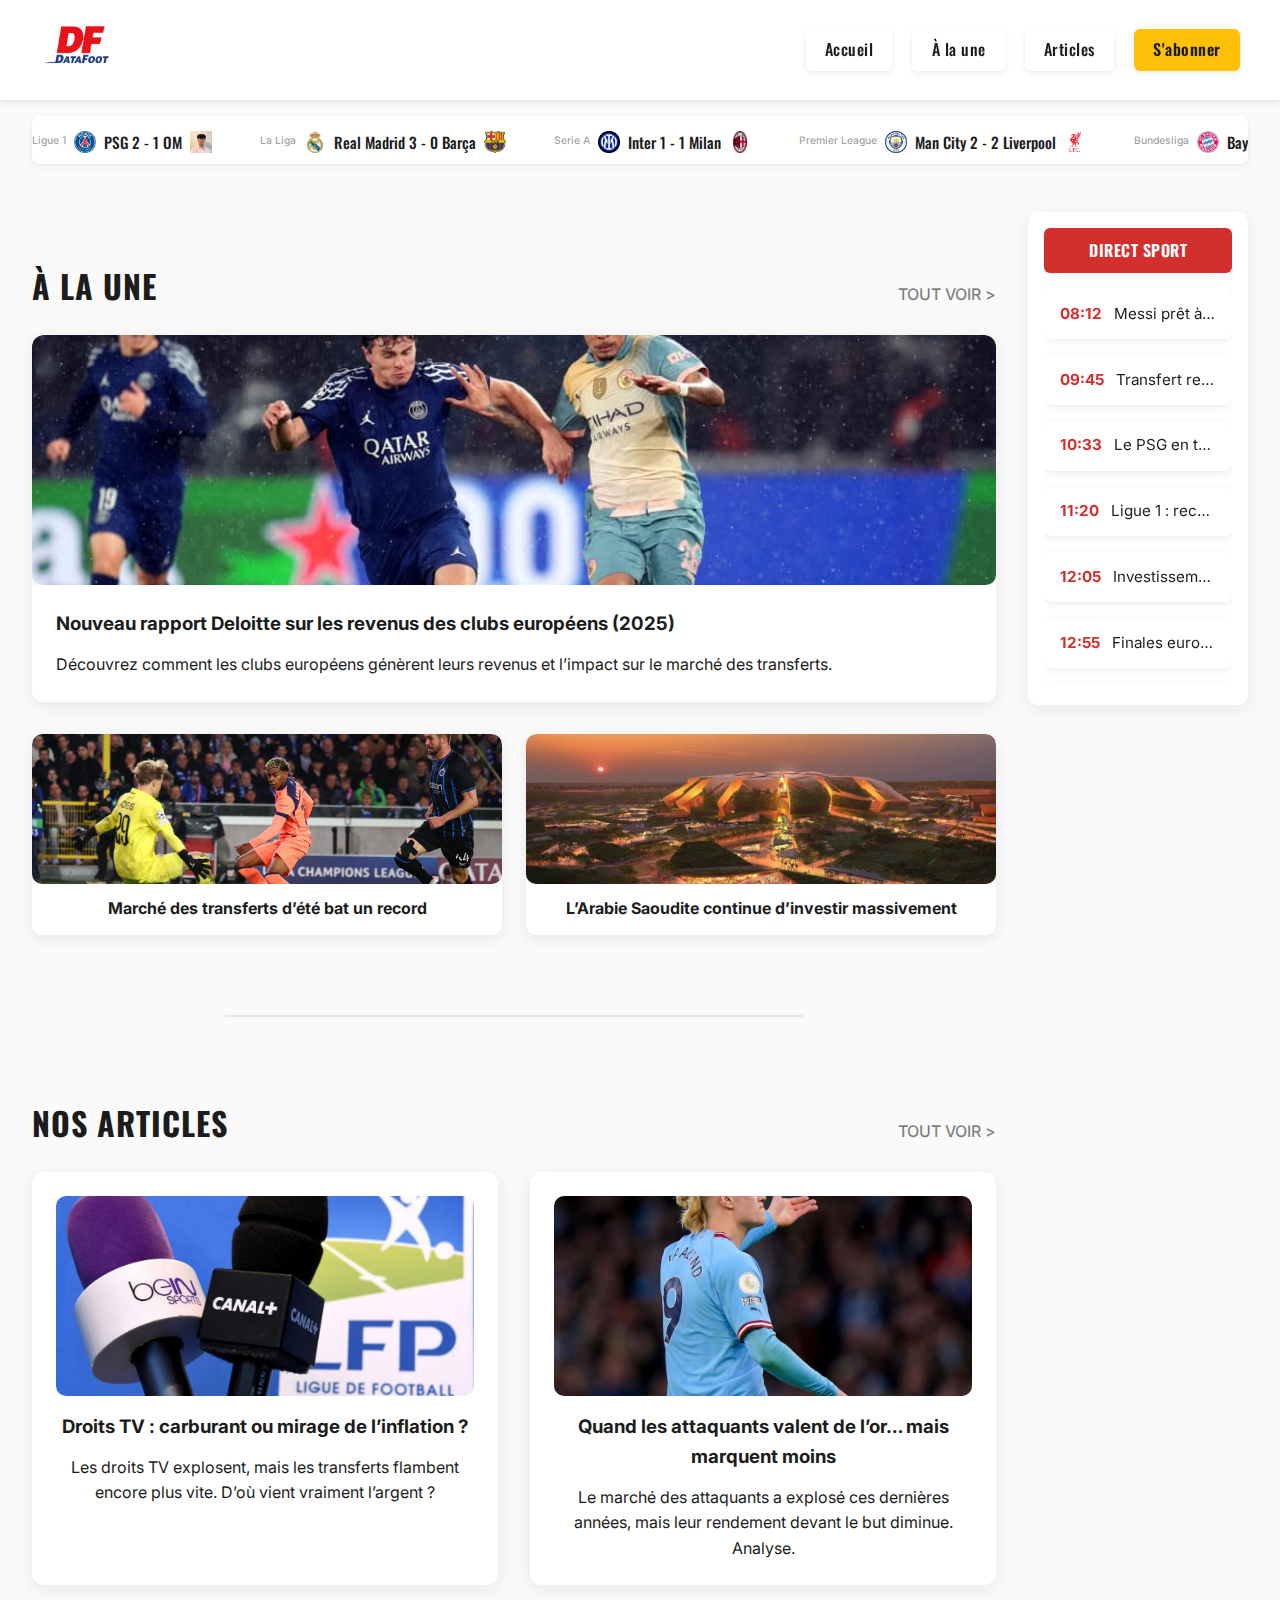
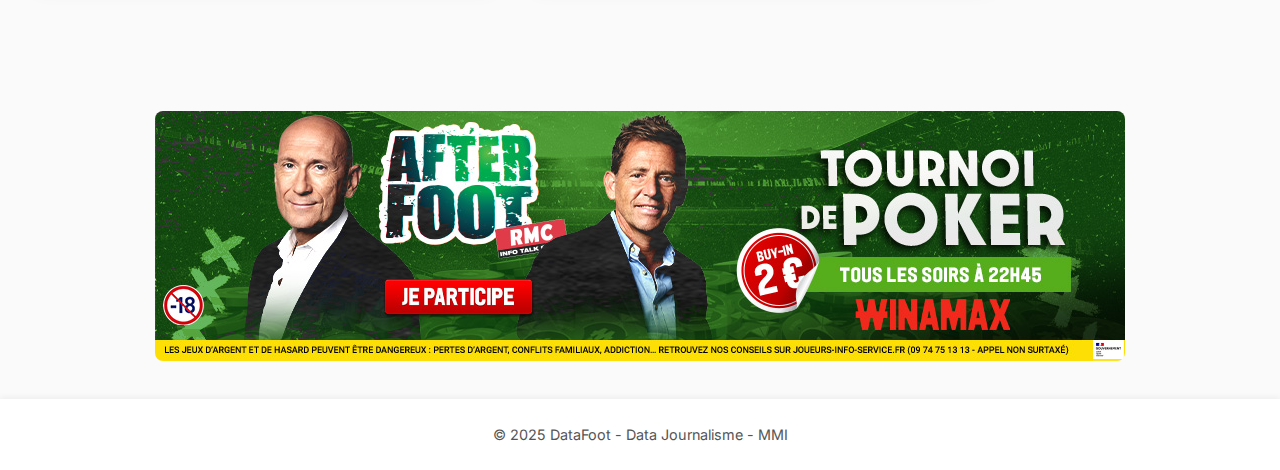
<file: index.html>
<!DOCTYPE html>
<html lang="fr">
<head>
  <meta charset="UTF-8">
  <meta name="viewport" content="width=device-width, initial-scale=1.0">
  <title>DataFoot | Sport</title>
  <link rel="stylesheet" href="style.css">
</head>
<body>

  <header>
    <div class="logo">
      <a href="index.html">
        <img src="images/DF.png" alt="DataFoot" class="logo-img">
      </a>
    </div>
    <nav>
      <a href="index.html">Accueil</a>
      <a href="#news">À la une</a>
      <a href="#articles">Articles</a>
      <a href="#about" class="subscribe-btn">S'abonner</a>
    </nav>
  </header>

  <div class="live-scores">
    <div class="scores-track">
      <div class="score-item"><span class="league-label">Ligue 1</span><img src="images/psg.png" alt="PSG"> PSG 2 - 1 OM <img src="images/lorenzo.jpg" alt="OM"></div>
      <div class="score-item"><span class="league-label">La Liga</span><img src="images/realmadrid.png" alt="Real"> Real Madrid 3 - 0 Barça <img src="images/barça.png" alt="Barça"></div>
      <div class="score-item"><span class="league-label">Serie A</span><img src="images/inter.png" alt="Inter"> Inter 1 - 1 Milan <img src="images/milan.png" alt="Milan"></div>
      <div class="score-item"><span class="league-label">Premier League</span><img src="images/city.png" alt="Man City"> Man City 2 - 2 Liverpool <img src="images/liverpool.png" alt="Liverpool"></div>
      <div class="score-item"><span class="league-label">Bundesliga</span><img src="images/bayern.png" alt="Bayern"> Bayern 4 - 0 Dortmund <img src="images/dortmund.png" alt="Dortmund"></div>
      <div class="score-item"><span class="league-label">Premier League</span><img src="images/arsenal.png" alt="Arsenal"> Arsenal 1 - 0 Chelsea <img src="images/chelsea.png" alt="Chelsea"></div>
      <div class="score-item"><span class="league-label">Primeira Liga</span><img src="images/benfica.png" alt="Benfica"> Benfica 2 - 0 Porto <img src="images/porto.webp" alt="Porto"></div>
      <div class="score-item"><span class="league-label">Serie A</span><img src="images/juventus.png" alt="Juventus"> Juventus 3 - 3 Napoli <img src="images/napoli.png" alt="Napoli"></div>
      <div class="score-item"><span class="league-label">La Liga</span><img src="images/atletico.png" alt="Atletico"> Atletico 0 - 1 Séville <img src="images/seville.png" alt="Séville"></div>

      <div class="score-item"><span class="league-label">Ligue 1</span><img src="images/psg.png" alt="PSG"> PSG 2 - 1 OM <img src="images/lorenzo.jpg" alt="OM"></div>
      <div class="score-item"><span class="league-label">La Liga</span><img src="images/realmadrid.png" alt="Real"> Real Madrid 3 - 0 Barça <img src="images/barça.png" alt="Barça"></div>
      <div class="score-item"><span class="league-label">Serie A</span><img src="images/inter.png" alt="Inter"> Inter 1 - 1 Milan <img src="images/milan.png" alt="Milan"></div>
      <div class="score-item"><span class="league-label">Premier League</span><img src="images/city.png" alt="Man City"> Man City 2 - 2 Liverpool <img src="images/liverpool.png" alt="Liverpool"></div>
      <div class="score-item"><span class="league-label">Bundesliga</span><img src="images/bayern.png" alt="Bayern"> Bayern 4 - 0 Dortmund <img src="images/dortmund.png" alt="Dortmund"></div>
      <div class="score-item"><span class="league-label">Premier League</span><img src="images/arsenal.png" alt="Arsenal"> Arsenal 1 - 0 Chelsea <img src="images/chelsea.png" alt="Chelsea"></div>
      <div class="score-item"><span class="league-label">Primeira Liga</span><img src="images/benfica.png" alt="Benfica"> Benfica 2 - 0 Porto <img src="images/porto.webp" alt="Porto"></div>
      <div class="score-item"><span class="league-label">Serie A</span><img src="images/juventus.png" alt="Juventus"> Juventus 3 - 3 Napoli <img src="images/napoli.png" alt="Napoli"></div>
      <div class="score-item"><span class="league-label">La Liga</span><img src="images/atletico.png" alt="Atletico"> Atletico 0 - 1 Séville <img src="images/seville.png" alt="Séville"></div>
    </div>
  </div>

  <div class="main-container">

    <div class="main-content">

      <section id="news" class="news">
        <div class="news-header">
          <h2>À LA UNE</h2>
          <a href="#" class="all-link">TOUT VOIR &gt;</a>
        </div>
        <div class="news-grid">

          <article class="news-main">
            <a href="index.html" class="image-link">
              <img src="images/CAclubs.jpg" alt="Actualité principale" class="main-news-img">
              <span class="hover-text">LIRE</span>
            </a>
            <div class="news-text">
              <h3>Nouveau rapport Deloitte sur les revenus des clubs européens (2025)</h3>
              <p>Découvrez comment les clubs européens génèrent leurs revenus et l’impact sur le marché des transferts.</p>
            </div>
          </article>

          <div class="news-secondary">
            <article>
              <a href="index.html" class="image-link">
                <img src="images/yamal.jpg" alt="Actualité secondaire 1">
                <span class="hover-text">LIRE</span>
              </a>
              <h4>Marché des transferts d’été bat un record</h4>
            </article>
            <article>
              <a href="index.html" class="image-link">
                <img src="images/stade2.jpg" alt="Actualité secondaire 2">
                <span class="hover-text">LIRE</span>
              </a>
              <h4>L’Arabie Saoudite continue d’investir massivement</h4>
            </article>
          </div>

        </div>
      </section>

      <div class="separator"></div>

      <section id="articles" class="articles">
        <div class="articles-header">
          <h2>NOS ARTICLES</h2>
          <a href="#" class="all-link">TOUT VOIR &gt;</a>
        </div>
        <div class="articles-grid">
          <article>
            <a href="article2.html" class="image-link">
              <img src="images/droittv.jpg" alt="Droits TV et inflation du foot">
              <span class="hover-text">LIRE</span>
            </a>
            <h3>Droits TV : carburant ou mirage de l’inflation ?</h3>
            <p>Les droits TV explosent, mais les transferts flambent encore plus vite. D’où vient vraiment l’argent ?</p>
          </article>

          <article>
            <a href="article1.html" class="image-link">
              <img src="images/haaland.jpg" alt="Prix des attaquants">
              <span class="hover-text">LIRE</span>
            </a>
            <h3>Quand les attaquants valent de l’or… mais marquent moins</h3>
            <p>Le marché des attaquants a explosé ces dernières années, mais leur rendement devant le but diminue. Analyse.</p>
          </article>
        </div>
      </section>

    </div>

    <aside class="hot-info">
      <div class="hot-btn">DIRECT SPORT</div>
      <div class="hot-items-wrapper">
        <div class="hot-news">
          <div class="hot-item"><span class="hot-time">08:12</span> Messi prêt à rejoindre un club surprise...</div>
          <div class="hot-item"><span class="hot-time">09:45</span> Transfert record annoncé pour un jeune prodige</div>
          <div class="hot-item"><span class="hot-time">10:33</span> Le PSG en tête des revenus européens</div>
          <div class="hot-item"><span class="hot-time">11:20</span> Ligue 1 : record d’affluence cette saison</div>
          <div class="hot-item"><span class="hot-time">12:05</span> Investissements massifs en Arabie Saoudite</div>
          <div class="hot-item"><span class="hot-time">12:55</span> Finales européennes : analyses et chiffres clés</div>
          <div class="hot-item"><span class="hot-time">13:42</span> Neymar en négociations secrètes...</div>
          <div class="hot-item"><span class="hot-time">14:18</span> Innovations technologiques dans le football</div>
          <div class="hot-item"><span class="hot-time">15:03</span> Bayern Munich prépare un transfert surprise</div>
          <div class="hot-item"><span class="hot-time">15:49</span> Salah pourrait quitter Liverpool cet été</div>
          <div class="hot-item"><span class="hot-time">16:30</span> Real Madrid dévoile son nouveau maillot</div>
          <div class="hot-item"><span class="hot-time">17:12</span> Ligue des Champions : tirage au sort ce soir</div>
          <div class="hot-item"><span class="hot-time">18:05</span> Juventus surveille un jeune talent brésilien</div>
          <div class="hot-item"><span class="hot-time">18:47</span> Arsenal finalise une signature inattendue</div>
          <div class="hot-item"><span class="hot-time">19:23</span> PSG pourrait recruter un défenseur central</div>
          <div class="hot-item"><span class="hot-time">20:10</span> Manchester City annonce un partenariat inédit</div>
          <div class="hot-item"><span class="hot-time">20:55</span> Ligue 1 : classement et stats mis à jour</div>
          <div class="hot-item"><span class="hot-time">21:30</span> Neymar et Mbappé en tournée promotionnelle</div>
          <div class="hot-item"><span class="hot-time">22:05</span> Coupe du Monde 2026 : préparation des équipes</div>
          <div class="hot-item"><span class="hot-time">22:47</span> Rumeurs : transfert possible de Haaland</div>
          <div class="hot-item"><span class="hot-time">23:15</span> Analyse : évolution du marché des attaquants</div>
          <div class="hot-item"><span class="hot-time">23:59</span> Dernières minutes avant la clôture du mercato</div>
        </div>
      </div>
    </aside>

  </div>

  <div class="ad-container">
    <img src="images/poker.jpg" alt="Publicité" class="ad-img">
  </div>

  <footer id="about">
    <p>© 2025 DataFoot - Data Journalisme - MMI</p>
  </footer>

</body>
</html>
</file>
<file: style.css>
@import url('https://fonts.googleapis.com/css2?family=Inter:wght@400;500;600&family=Oswald:wght@400;500;600&display=swap');

* {
  margin: 0;
  padding: 0;
  box-sizing: border-box;
  font-family: 'Inter', sans-serif;
}

body {
  background-color: #fafafa;
  color: #1c1c1c;
  line-height: 1.6;
}

header {
  display: flex;
  justify-content: space-between;
  align-items: center;
  padding: 0.4rem 2.5rem;
  background-color: #fff;
  box-shadow: 0 2px 6px rgba(0,0,0,0.1);
  position: sticky;
  top: 0;
  z-index: 100;
}

header .logo {
  display: flex;
  align-items: center;
}

header .logo-img {
  height: 80px;
  width: auto;
}

nav a {
  text-decoration: none;
  margin-left: 1rem;
  padding: 0.5rem 1.2rem;
  border-radius: 6px;
  font-weight: 500;
  font-family: 'Oswald', sans-serif;
  letter-spacing: 0.5px;
  background-color: #fff;
  color: #1c1c1c;
  box-shadow: 0 2px 6px rgba(0,0,0,0.08);
  transition: all 0.3s ease;
  display: inline-block;
}

nav a:hover {
  color: #003366;
  box-shadow: 0 6px 20px rgba(0,0,0,0.12);
  transform: translateY(-2px);
}

.subscribe-btn {
  background-color: #FFC107;
  color: #1c1c1c;
  font-weight: 600;
}

.main-container {
  display: flex;
  gap: 2rem;
  padding: 2rem;
}

.main-content {
  flex: 3;
}

.hot-info {
  flex: 1;
  max-width: 220px;
  background-color: #fff;
  border-radius: 10px;
  box-shadow: 0 4px 20px rgba(0,0,0,0.08);
  padding: 1rem;
  position: sticky;
  top: 100px;
  height: fit-content;
}

.hot-btn {
  display: block;
  width: 100%;
  padding: 0.6rem 1rem;
  background-color: #d32f2f;
  color: #fff;
  border: none;
  border-radius: 6px;
  font-family: 'Oswald', sans-serif;
  font-weight: 600;
  letter-spacing: 0.5px;
  margin-bottom: 1rem;
  text-align: center;
}

.hot-items-wrapper {
  height: 400px;
  overflow: hidden;
  position: relative;
}

.hot-news {
  display: flex;
  flex-direction: column;
  gap: 1rem;
  animation: scrollHot 20s linear infinite;
}

.hot-item {
  background-color: #fff;
  padding: 0.8rem 1rem;
  border-radius: 8px;
  box-shadow: 0 2px 8px rgba(0,0,0,0.08);
  font-family: 'Inter', sans-serif;
  font-size: 0.95rem;
  white-space: nowrap;
  overflow: hidden;
  text-overflow: ellipsis;
}

.hot-time {
  color: #d32f2f; 
  font-weight: 700;
  margin-right: 0.5rem;
}

@keyframes scrollHot {
  0% { transform: translateY(0); }
  100% { transform: translateY(-50%); }
}

.news {
  margin-bottom: 2rem;
  padding: 3rem 0;
}

.news-header {
  display: flex;
  justify-content: space-between;
  align-items: baseline;
  margin-bottom: 1.5rem;
}

.news-header h2 {
  text-align: left;
  font-size: 2rem;
  font-family: 'Oswald', sans-serif;
  letter-spacing: 1px;
}

.news-header .all-link {
  color: rgba(0,0,0,0.5);
  text-decoration: none;
  font-weight: 500;
}

.news-header .all-link:hover {
  color: rgba(0,0,0,0.8);
}

.news-grid {
  display: grid;
  grid-auto-rows: auto;
  gap: 2rem;
}

.news-main {
  position: relative;
  box-shadow: 0 4px 20px rgba(0,0,0,0.08);
  border-radius: 12px;
  overflow: hidden;
  transition: transform 0.3s, box-shadow 0.3s;
}

.news-main:hover {
  transform: translateY(-5px);
  box-shadow: 0 10px 30px rgba(0,0,0,0.15);
}

.news-main img {
  width: 100%;
  max-height: 250px;
  object-fit: cover;
  object-position: center 30%;
  border-radius: 10px;
  display: block;
  transition: all 0.3s ease;
}

.news-main .news-text {
  padding: 1.5rem;
  background-color: #fff;
}

.news-main h3 {
  margin-bottom: 0.8rem;
}

.news-secondary {
  display: grid;
  grid-template-columns: repeat(auto-fit, minmax(250px, 1fr));
  gap: 1.5rem;
}

.news-secondary article {
  background: #fff;
  box-shadow: 0 4px 16px rgba(0,0,0,0.08);
  border-radius: 10px;
  overflow: hidden;
  text-align: center;
  transition: transform 0.3s, box-shadow 0.3s;
}

.news-secondary article:hover {
  transform: translateY(-4px);
  box-shadow: 0 8px 30px rgba(0,0,0,0.12);
}

.news-secondary img {
  width: 100%;
  max-height: 150px;
  object-fit: cover;
  border-radius: 10px;
  display: block;
  transition: all 0.3s ease;
}

.news-secondary h4 {
  padding: 0.8rem 1rem;
  white-space: nowrap;
  overflow: hidden;
  text-overflow: ellipsis;
}

.separator {
  height: 2px;
  width: 60%;
  margin: 2rem auto 1rem auto;
  background-color: rgba(0,0,0,0.08);
  border-radius: 1px;
}

/* ---------- ARTICLES ---------- */
.articles {
  padding: 4rem 0;
}

.articles-header {
  display: flex;
  justify-content: space-between;
  align-items: baseline;
  margin-bottom: 1.5rem;
}

.articles-header h2 {
  text-align: left;
  font-size: 2rem;
  font-family: 'Oswald', sans-serif;
  letter-spacing: 1px;
}

.articles-header .all-link {
  color: rgba(0,0,0,0.5);
  text-decoration: none;
  font-weight: 500;
}

.articles-header .all-link:hover {
  color: rgba(0,0,0,0.8);
}

.articles-grid {
  display: grid;
  grid-template-columns: repeat(auto-fit, minmax(300px, 1fr));
  gap: 2rem;
}

.articles-grid article {
  background: #fff;
  padding: 1.5rem;
  border-radius: 12px;
  box-shadow: 0 4px 20px rgba(0,0,0,0.08);
  transition: transform 0.3s, box-shadow 0.3s;
  text-align: center;
}

.articles-grid article:hover {
  transform: translateY(-5px);
  box-shadow: 0 8px 30px rgba(0,0,0,0.12);
}

.articles-grid img {
  width: 100%;
  max-height: 200px;
  object-fit: cover;
  border-radius: 10px;
  margin-bottom: 1rem;
  transition: all 0.3s ease;
}

.articles-grid h3 {
  margin-bottom: 0.8rem;
}

.image-link {
  position: relative;
  display: block;
  overflow: hidden;
}

.image-link img {
  display: block;
  width: 100%;
  transition: all 0.3s ease;
}

.image-link:hover img {
  filter: brightness(65%);
}

.hover-text {
  position: absolute;
  top: 50%;
  left: 50%;
  transform: translate(-50%, -50%);
  color: #fff;
  font-family: 'Oswald', sans-serif;
  font-size: 1.2rem;
  font-weight: 600;
  opacity: 0;
  transition: opacity 0.3s ease;
}

.image-link:hover .hover-text {
  opacity: 1;
}

.article-page {
  max-width: 900px;
  margin: 3rem auto;
  padding: 0 1rem;
}

.article-content img.article-main-img {
  width: 100%;
  max-height: 400px;
  object-fit: cover;
  border-radius: 12px;
  margin-bottom: 2rem;
  display: block;
}

.article-content h1 {
  font-family: 'Oswald', sans-serif;
  font-size: 2rem;
  margin-bottom: 1rem;
  text-align: center;
}

.article-chapo {
  font-weight: 500;
  font-size: 1.1rem;
  margin-bottom: 2rem;
  text-align: center;
}

.article-text p {
  margin-bottom: 1.5rem;
  line-height: 1.7;
  font-size: 1rem;
}

footer {
  text-align: center;
  padding: 1.5rem;
  background-color: #fff;
  box-shadow: 0 -2px 6px rgba(0,0,0,0.05);
  font-size: 0.9rem;
  color: #555;
}

.live-scores {
  background-color: #fff;
  box-shadow: 0 2px 6px rgba(0,0,0,0.08);
  border-radius: 8px;
  padding: 0.6rem 0;
  overflow: hidden;
  white-space: nowrap;
  margin: 1rem 2rem;
  position: relative;
}

.scores-track {
  display: inline-flex;
  align-items: center;
  gap: 3rem;
  animation: scrollScores 50s linear infinite;
}

.score-item {
  display: inline-flex;
  align-items: center;
  gap: 0.5rem;
  font-family: 'Oswald', sans-serif;
  font-size: 0.95rem;
  font-weight: 500;
  color: #1c1c1c;
}

.score-item img {
  width: 22px;
  height: 22px;
  object-fit: contain;
}

@keyframes scrollScores {
  0% { transform: translateX(0); }
  100% { transform: translateX(-50%); }
}

.league-label {
  display: block;
  text-align: right;
  font-size: 0.65rem;
  color: rgba(0,0,0,0.4);
  margin-bottom: 2px;
}

.ad-container {
  text-align: center;
  margin: 30px 0;
}

.ad-img {
  max-width: 100%;
  height: auto;
  border-radius: 8px;
}
</file>
